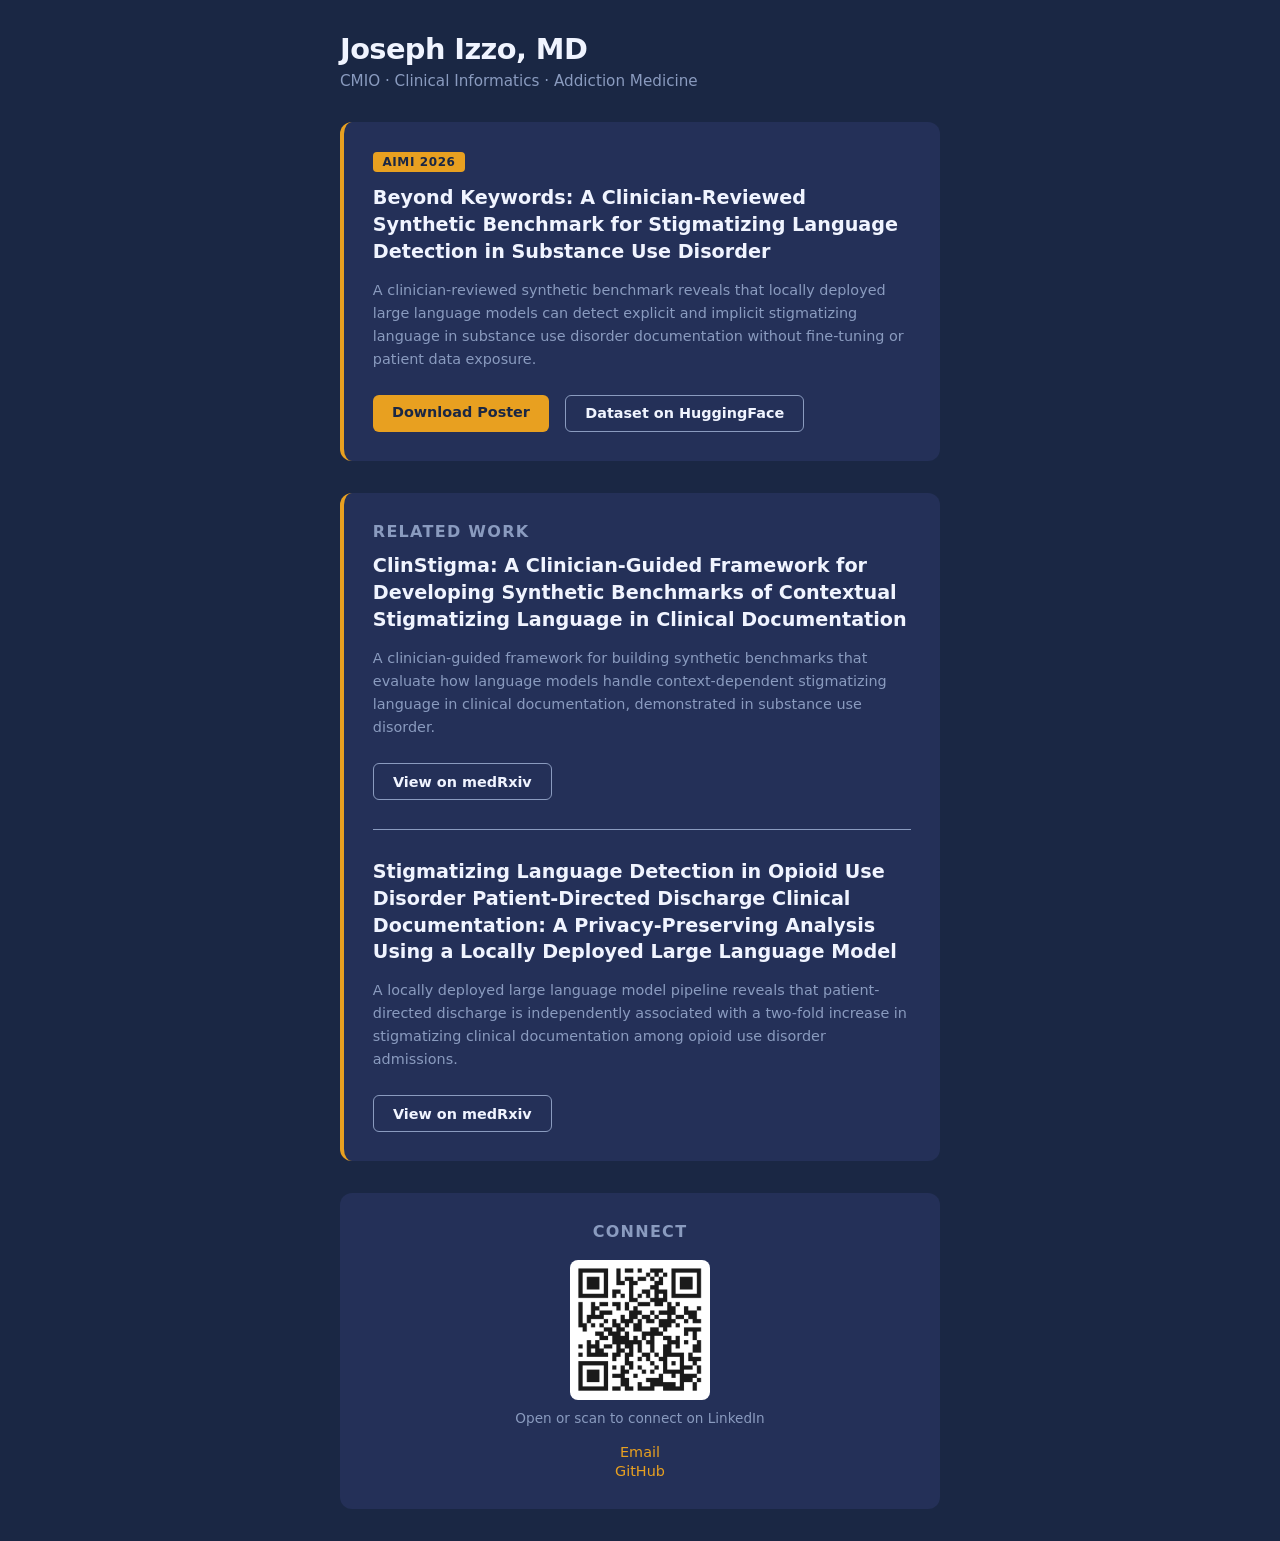
<file: AIMI/index.html>
<!DOCTYPE html>
<html lang="en">
<head>
  <meta charset="UTF-8">
  <meta name="viewport" content="width=device-width, initial-scale=1.0">
  <title>AIMI 2026 — Joseph Izzo, MD</title>
  <link rel="stylesheet" href="/style.css">
</head>
<body>
  <div class="container">
    <header>
      <h1>Joseph Izzo, MD</h1>
      <p class="subtitle">CMIO · Clinical Informatics · Addiction Medicine</p>
    </header>

    <section class="talk">
      <span class="badge">AIMI 2026</span>
      <h2>Beyond Keywords: A Clinician-Reviewed Synthetic Benchmark for Stigmatizing
Language Detection in Substance Use Disorder</h2>
      <p class="abstract">A clinician-reviewed synthetic benchmark reveals that locally deployed large language models can detect explicit and implicit stigmatizing language in substance use disorder documentation without fine-tuning or patient data exposure.</p>

      <div class="links">
        <a href="assets/aimi-poster.pdf" class="btn primary">Download Poster</a>
        <a href="https://huggingface.co/datasets/ClinStigma/ClinStigma-SUD/tree/main" class="btn secondary" target="_blank">Dataset on HuggingFace</a>
      </div>
    </section>

    <section class="talk">
      <h3 class="section-label">Related Work</h3>
      <div class="related-item">
        <h2>ClinStigma: A Clinician-Guided Framework for Developing Synthetic Benchmarks of Contextual Stigmatizing Language in Clinical Documentation</h2>
        <p class="abstract">A clinician-guided framework for building synthetic benchmarks that evaluate how language models handle context-dependent stigmatizing language in clinical documentation, demonstrated in substance use disorder.</p>
        <div class="links">
          <a href="https://www.medrxiv.org/content/10.64898/2026.10.10.26365233v1" class="btn secondary" target="_blank">View on medRxiv</a>
        </div>
      </div>

      <div class="related-item">
        <h2>Stigmatizing Language Detection in Opioid Use Disorder Patient-Directed Discharge Clinical Documentation: A Privacy-Preserving Analysis Using a Locally Deployed Large Language Model</h2>
        <p class="abstract">A locally deployed large language model pipeline reveals that patient-directed discharge is independently associated with a two-fold increase in stigmatizing clinical documentation among opioid use disorder admissions.</p>
        <div class="links">
          <a href="https://www.medrxiv.org/content/10.64898/2026.05.29.26354402v1.article-info" class="btn secondary" target="_blank">View on medRxiv</a>
        </div>
      </div>
    </section>

    <section class="contact">
      <h3>Connect</h3>
      <div class="qr-block">
        <img src="assets/qr.png" alt="LinkedIn QR Code" class="qr">
        <p>Open or scan to connect on LinkedIn</p>
      </div>
      <p class="email"><a href="mailto:jizzo@sjgh.org">Email</a></p>
      <p class="email"><a href="https://github.com/izzomd/ClinStigma" target="_blank">GitHub</a></p>
    </section>
  </div>
</body>
</html>
</file>
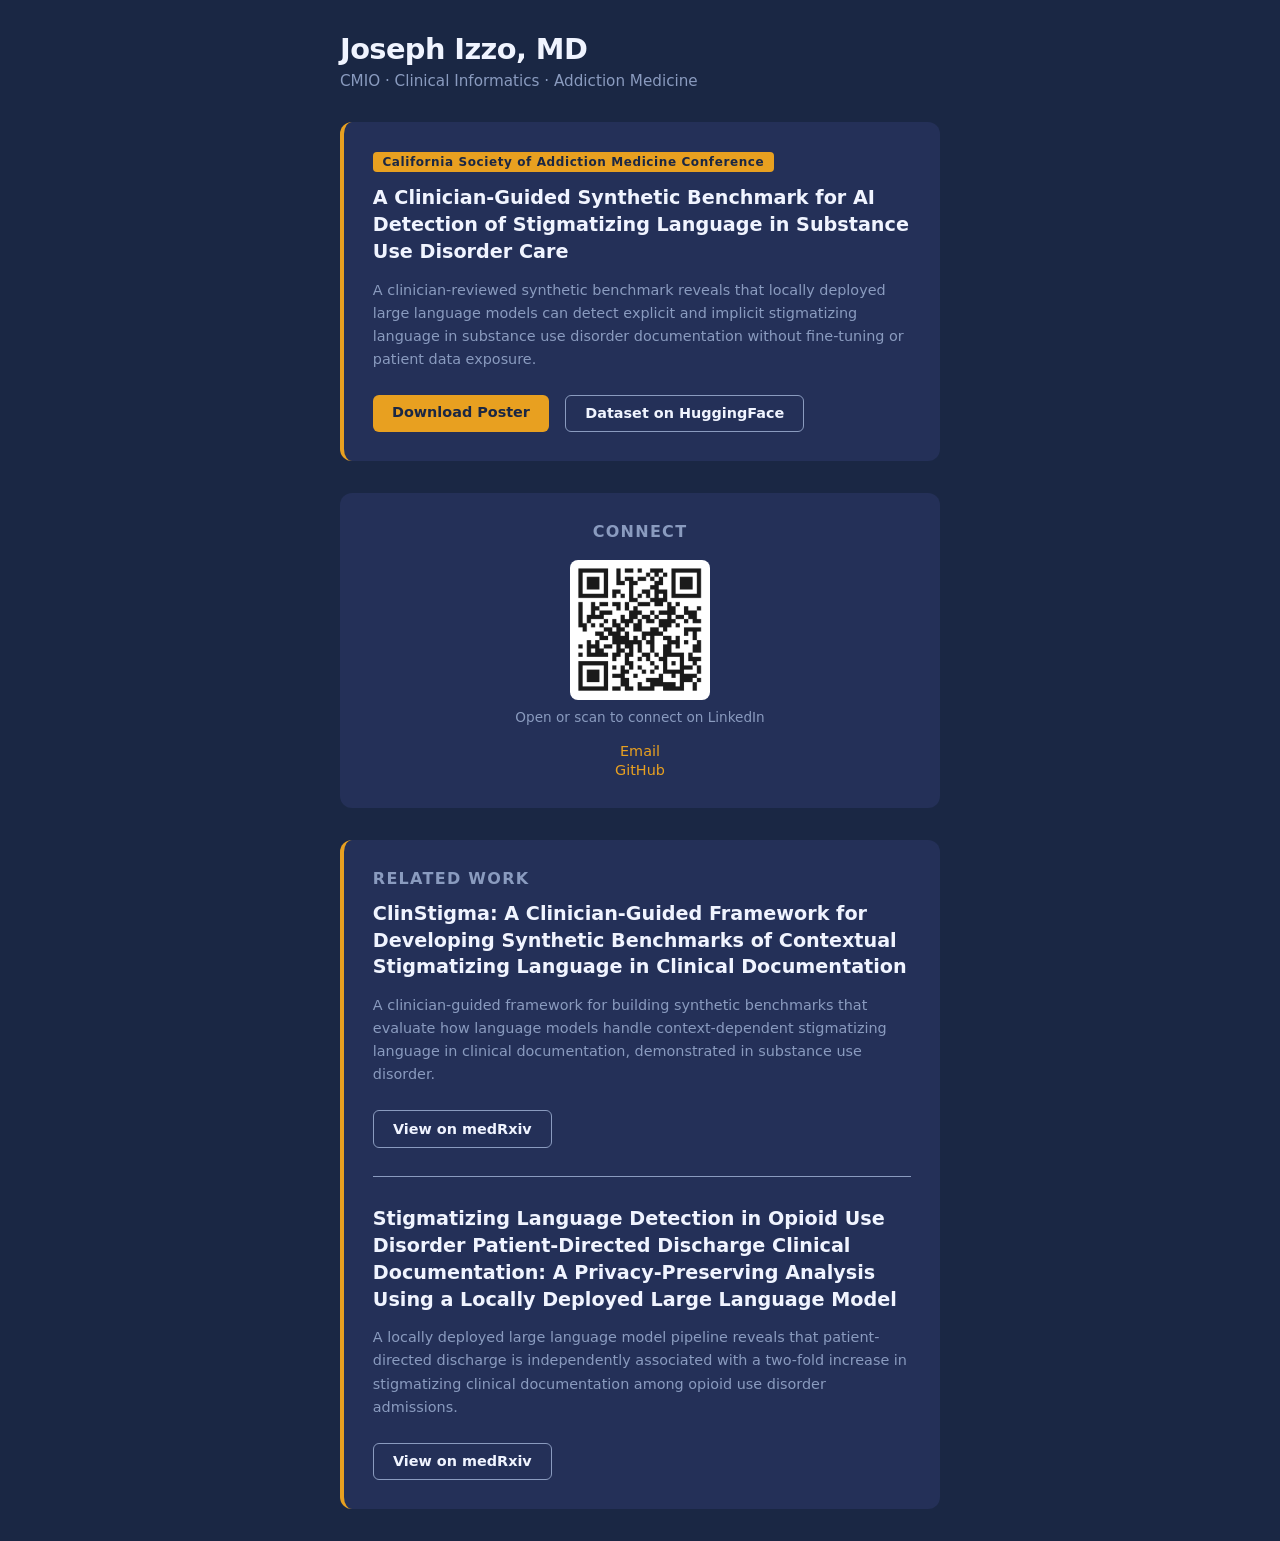
<file: CalSAM/index.html>
<!DOCTYPE html>
<html lang="en">
<head>
  <meta charset="UTF-8">
  <meta name="viewport" content="width=device-width, initial-scale=1.0">
  <title>California Society of Addiction Medicine Conference — Joseph Izzo, MD</title>
  <link rel="stylesheet" href="/style.css">
</head>
<body>
  <div class="container">
    <header>
      <h1>Joseph Izzo, MD</h1>
      <p class="subtitle">CMIO · Clinical Informatics · Addiction Medicine</p>
    </header>

    <section class="talk">
      <span class="badge">California Society of Addiction Medicine Conference</span>
      <h2>A Clinician-Guided Synthetic Benchmark for AI Detection of Stigmatizing Language in Substance Use Disorder Care</h2>
      <p class="abstract">A clinician-reviewed synthetic benchmark reveals that locally deployed large language models can detect explicit and implicit stigmatizing language in substance use disorder documentation without fine-tuning or patient data exposure.</p>

      <div class="links">
        <a href="assets/calsam-poster.pdf" class="btn primary">Download Poster</a>
        <a href="https://huggingface.co/datasets/ClinStigma/ClinStigma-SUD/tree/main" class="btn secondary" target="_blank">Dataset on HuggingFace</a>
      </div>
    </section>

    <section class="contact">
      <h3>Connect</h3>
      <div class="qr-block">
        <img src="assets/qr.png" alt="LinkedIn QR Code" class="qr">
        <p>Open or scan to connect on LinkedIn</p>
      </div>
      <p class="email"><a href="mailto:jizzo@sjgh.org">Email</a></p>
      <p class="email"><a href="https://github.com/izzomd/ClinStigma" target="_blank">GitHub</a></p>
    </section>

    <section class="talk">
      <h3 class="section-label">Related Work</h3>
      <div class="related-item">
        <h2>ClinStigma: A Clinician-Guided Framework for Developing Synthetic Benchmarks of Contextual Stigmatizing Language in Clinical Documentation</h2>
        <p class="abstract">A clinician-guided framework for building synthetic benchmarks that evaluate how language models handle context-dependent stigmatizing language in clinical documentation, demonstrated in substance use disorder.</p>
        <div class="links">
          <a href="https://www.medrxiv.org/content/10.64898/2026.10.10.26365233v1" class="btn secondary" target="_blank">View on medRxiv</a>
        </div>
      </div>

      <div class="related-item">
        <h2>Stigmatizing Language Detection in Opioid Use Disorder Patient-Directed Discharge Clinical Documentation: A Privacy-Preserving Analysis Using a Locally Deployed Large Language Model</h2>
        <p class="abstract">A locally deployed large language model pipeline reveals that patient-directed discharge is independently associated with a two-fold increase in stigmatizing clinical documentation among opioid use disorder admissions.</p>
        <div class="links">
          <a href="https://www.medrxiv.org/content/10.64898/2026.05.29.26354402v1.article-info" class="btn secondary" target="_blank">View on medRxiv</a>
        </div>
      </div>
    </section>
  </div>
</body>
</html>
</file>
<file: style.css>
*, *::before, *::after { box-sizing: border-box; margin: 0; padding: 0; }

:root {
  --navy: #1a2744;
  --amber: #e8a020;
  --text: #f0f4ff;
  --muted: #8a9bbf;
  --card: #243058;
}

body {
  background: var(--navy);
  color: var(--text);
  font-family: 'Inter', system-ui, sans-serif;
  min-height: 100vh;
  display: flex;
  align-items: center;
  justify-content: center;
  padding: 2rem;
}

.container {
  max-width: 600px;
  width: 100%;
  display: flex;
  flex-direction: column;
  gap: 2rem;
}

header h1 {
  font-size: 1.8rem;
  font-weight: 700;
  letter-spacing: -0.02em;
}

header .subtitle {
  color: var(--muted);
  margin-top: 0.4rem;
  font-size: 0.95rem;
}

.talk {
  background: var(--card);
  border-radius: 12px;
  padding: 1.8rem;
  border-left: 4px solid var(--amber);
}

.badge {
  display: inline-block;
  background: var(--amber);
  color: var(--navy);
  font-size: 0.75rem;
  font-weight: 700;
  padding: 0.2rem 0.6rem;
  border-radius: 4px;
  letter-spacing: 0.05em;
  margin-bottom: 0.8rem;
}

.talk h2 {
  font-size: 1.2rem;
  font-weight: 600;
  line-height: 1.4;
  margin-bottom: 0.8rem;
}

.abstract {
  color: var(--muted);
  font-size: 0.9rem;
  line-height: 1.6;
  margin-bottom: 1.5rem;
}

.links {
  display: flex;
  gap: 1rem;
  flex-wrap: wrap;
}

.btn {
  display: inline-block;
  padding: 0.6rem 1.2rem;
  border-radius: 6px;
  font-size: 0.9rem;
  font-weight: 600;
  text-decoration: none;
  transition: opacity 0.2s;
}

.btn:hover { opacity: 0.85; }

.btn.primary {
  background: var(--amber);
  color: var(--navy);
}

.btn.secondary {
  border: 1px solid var(--muted);
  color: var(--text);
}

.contact {
  background: var(--card);
  border-radius: 12px;
  padding: 1.8rem;
  text-align: center;
}

.section-label {
  font-size: 1rem;
  font-weight: 600;
  margin-bottom: 0.8rem;
  color: var(--muted);
  text-transform: uppercase;
  letter-spacing: 0.08em;
}

.related-item + .related-item {
  margin-top: 1.8rem;
  padding-top: 1.8rem;
  border-top: 1px solid var(--muted);
}

.contact h3 {
  font-size: 1rem;
  font-weight: 600;
  margin-bottom: 1.2rem;
  color: var(--muted);
  text-transform: uppercase;
  letter-spacing: 0.08em;
}

.qr-block {
  display: flex;
  flex-direction: column;
  align-items: center;
  gap: 0.6rem;
  margin-bottom: 1rem;
}

.qr {
  width: 140px;
  height: 140px;
  border-radius: 8px;
  background: #fff;
  padding: 6px;
}

.qr-block p {
  color: var(--muted);
  font-size: 0.85rem;
}

.email a {
  color: var(--amber);
  text-decoration: none;
  font-size: 0.9rem;
}

.email a:hover { text-decoration: underline; }
</file>
